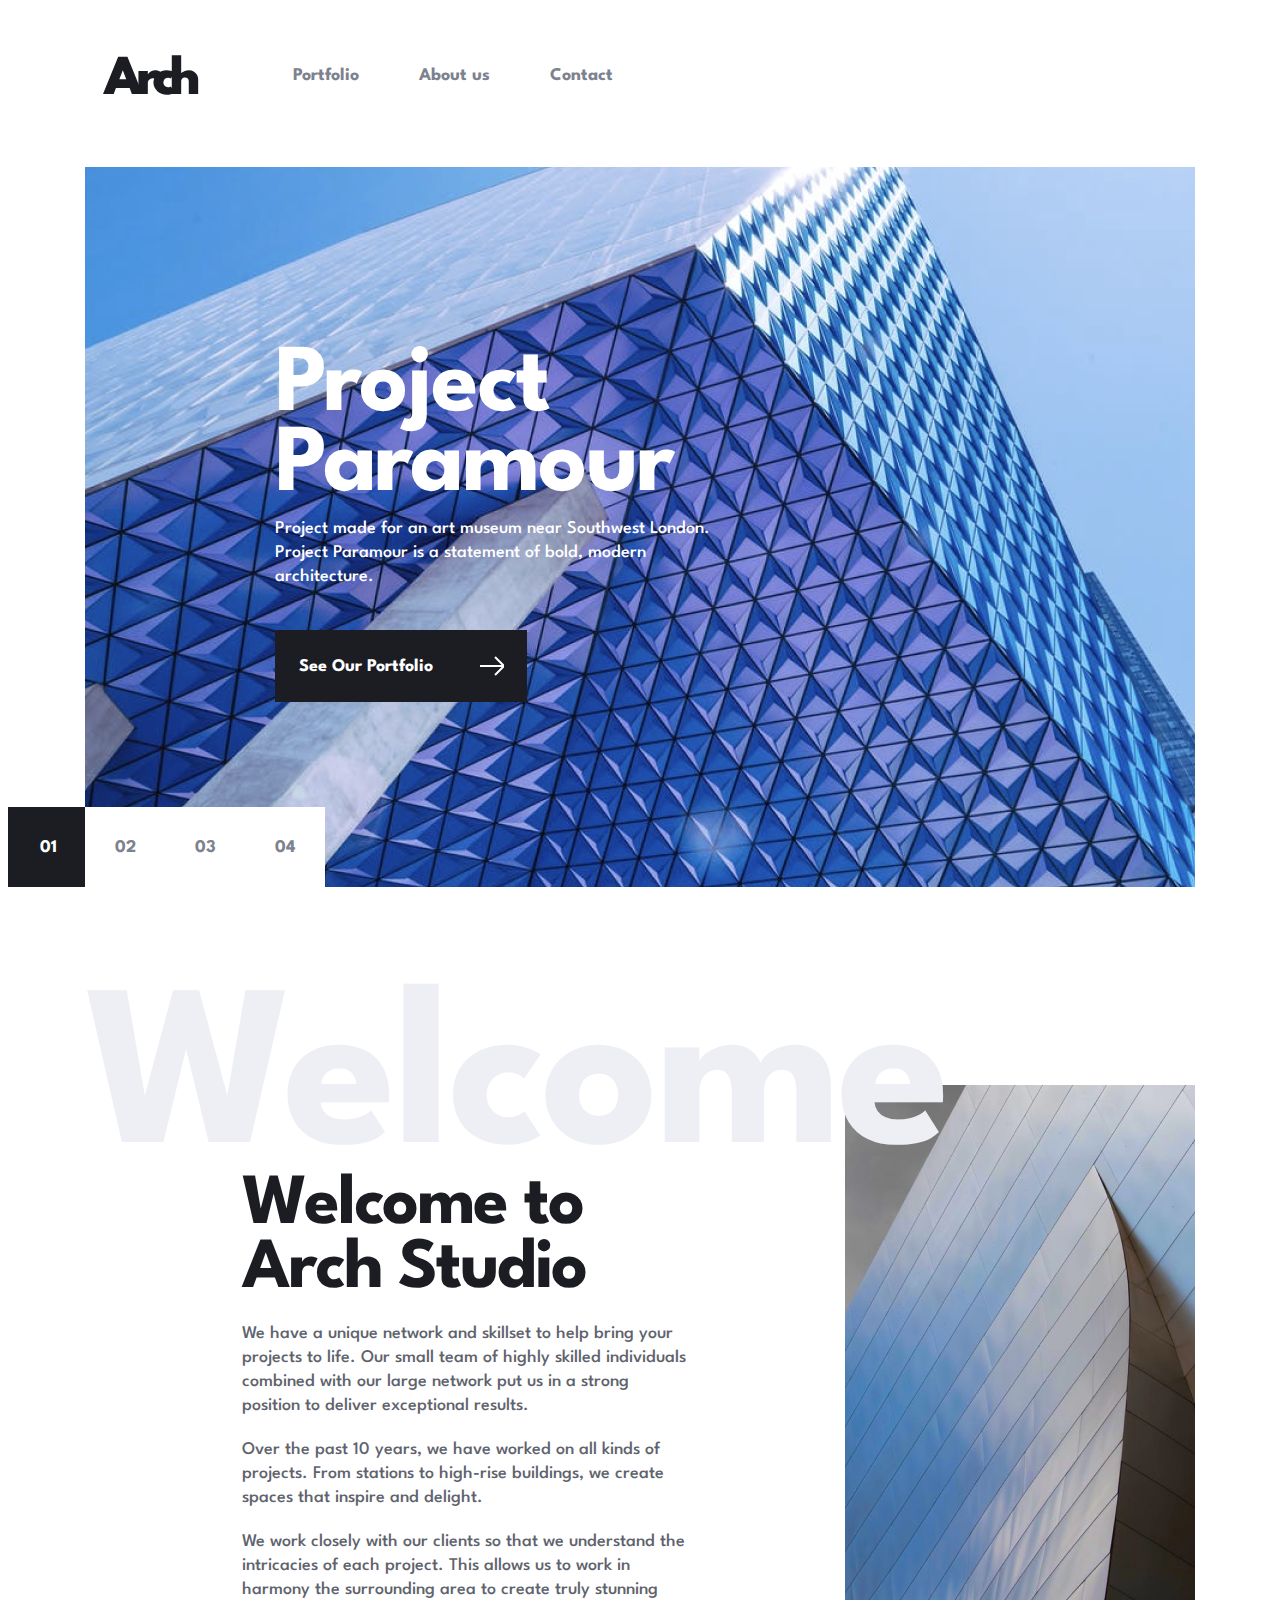
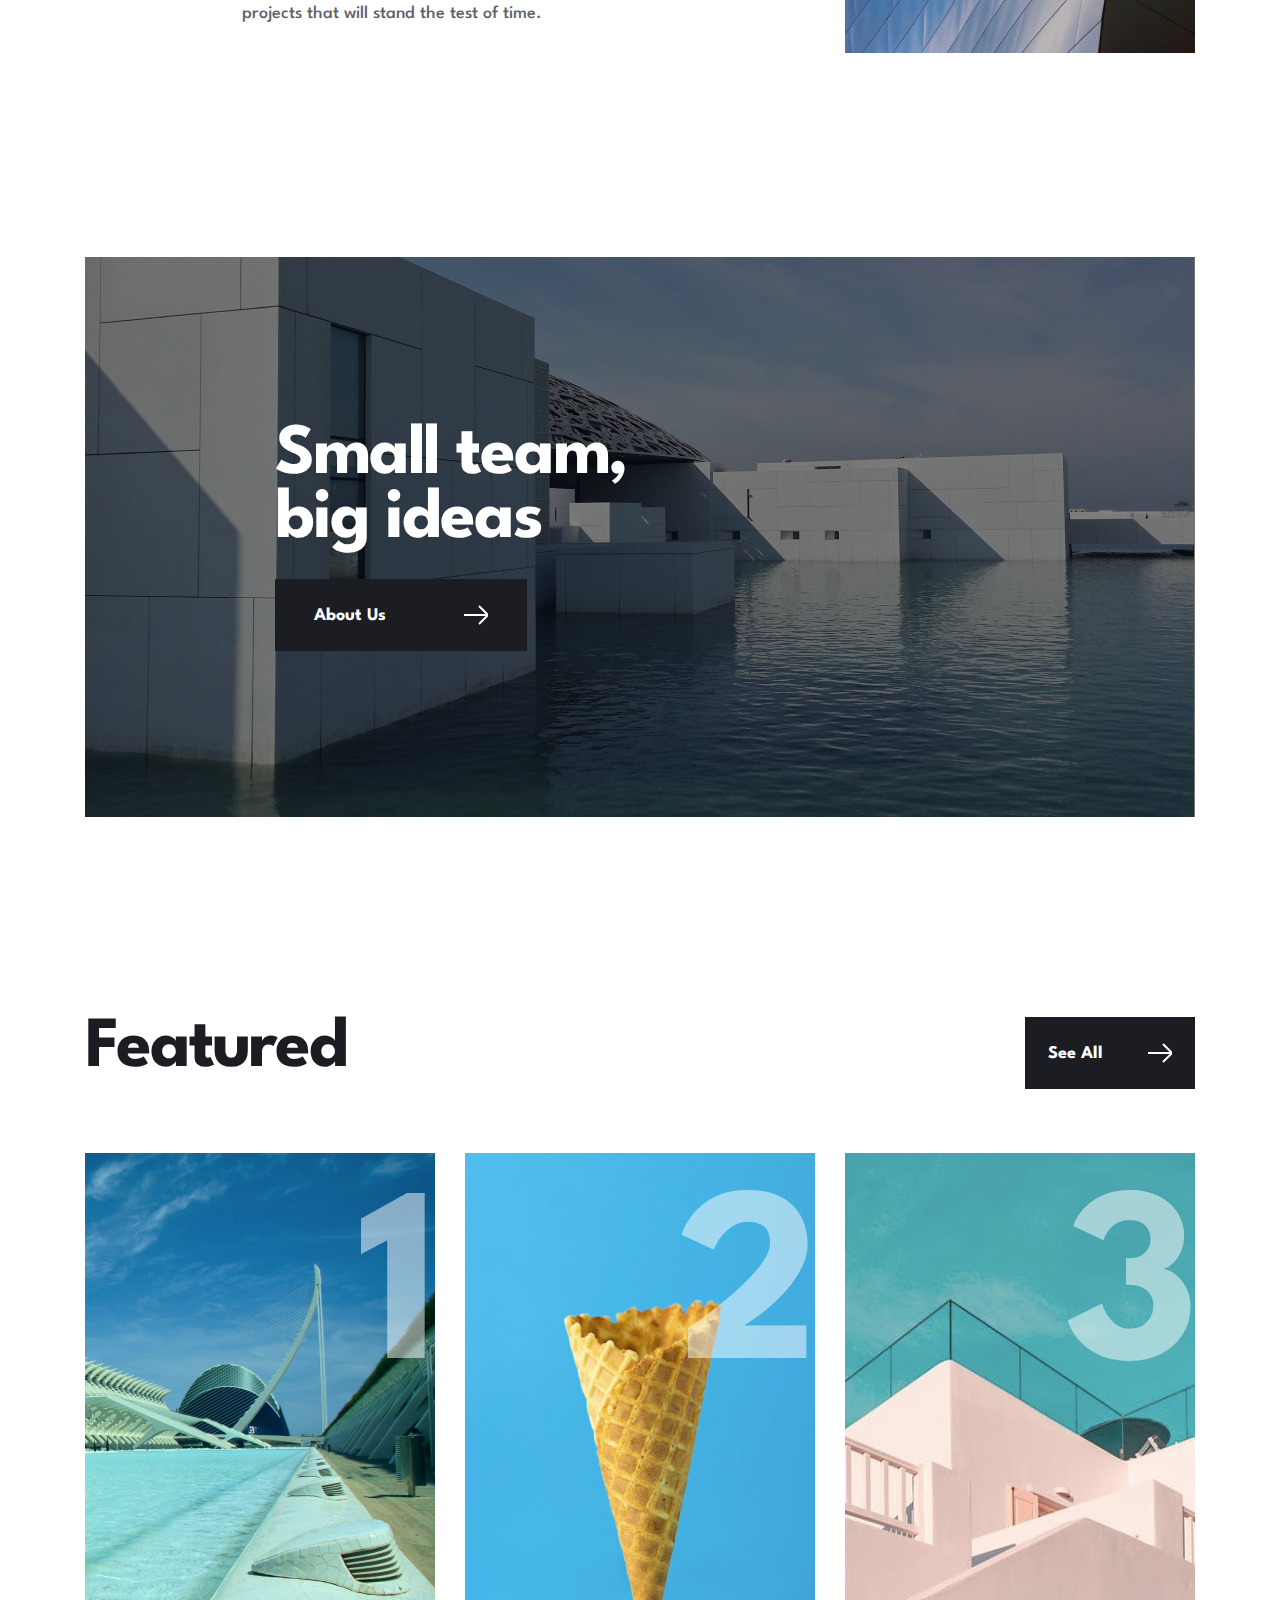
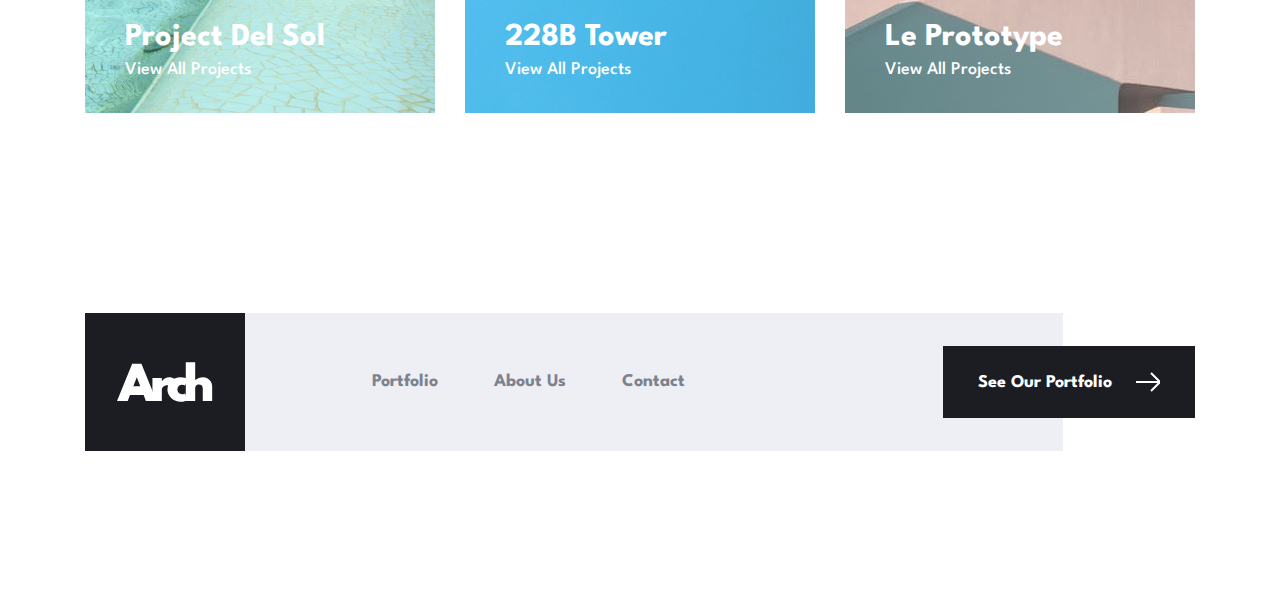
<file: index.html>
<!DOCTYPE html>
<html lang="en">
  <head>
    <meta charset="UTF-8" />
    <meta http-equiv="X-UA-Compatible" content="IE=edge" />
    <meta name="viewport" content="width=device-width, initial-scale=1.0" />
    <title>Document</title>
    <link rel="stylesheet" href="css/style.css" />
  </head>

  <div> 
  
    <div class="container">
    
      <div class="header">
        <div class="home_img">
          <img src="img/home img.png" alt="">
        </div>
        <div class="head_img">
          <img src="img/Arch .svg" alt="" />
        </div>
        <div class="head_min">
          <ul>
            <li><a href="./stories.html">Portfolio</a></li>
            <li><a href="/stories.html">About us</a></li>
            <li><a href="/stories.html">Contact</a></li>
          </ul>
        </div>
        <div class="three">
          <img src="img/three.svg" alt="" />
        </div>
      </div>
      <div class="big">
        <div class="big_0">
          <div class="big1">
            <h1>Project Paramour</h1>
            <p>
              Project made for an art museum near Southwest London. Project
              Paramour is a statement of bold, modern architecture.
            </p>
          </div>
          <div class="big2">
            <button>
              See Our Portfolio <img src="img/strelka.svg" alt="" />
            </button>
          </div>
        </div>

        <div class="button_big">
          <div class="big3">
            <button>01</button>
          </div>
          <div class="big4">
            <button>02</button>
            <button>03</button>
            <button>04</button>
          </div>
        </div>
      </div>
      <div class="promo">
        <div class="promo1">
          <div class="promo_min">
            <h1>Welcome</h1>
          </div>
          <div class="promo_min1">
            <h2>Welcome to Arch Studio</h2>
            <p>
              We have a unique network and skillset to help bring your projects
              to life. Our small team of highly skilled individuals combined
              with our large network put us in a strong position to deliver
              exceptional results.
            </p>
            <p>
              Over the past 10 years, we have worked on all kinds of projects.
              From stations to high-rise buildings, we create spaces that
              inspire and delight.
            </p>
            <p>
              We work closely with our clients so that we understand the
              intricacies of each project. This allows us to work in harmony the
              surrounding area to create truly stunning projects that will stand
              the test of time.
            </p>
          </div>
        </div>
        <div class="img">
          <img src="img/welcome img.png" alt="" />
        </div>
      </div>
      <div class="logo">
        <div class="logo1">
          <h2>Small team, big ideas</h2>
          <button>About Us <img src="img/strelka.svg" alt="" /></button>
        </div>
      </div>
      <div class="small">
        <h3>Featured</h3>
        <button class="see-all-1">See All <img src="img/strelka.svg" alt="" /></button>
      </div>
      <div class="info">
        <div class="info1">
          <div class="min">
            <h2>1</h2>
          </div>
          <div class="miin">
            <h3>Project Del Sol</h3>
            <h4>View All Projects</h4>
          </div>
        </div>
        <div class="info2">
          <div class="min">
            <h2>2</h2>
          </div>
          <div class="miin">
            <h3>228B Tower</h3>
            <h4>View All Projects</h4>
          </div>
        </div>
        <div class="info3">
          <div class="min">
            <h2>3</h2>
          </div>
          <div class="miin">
            <h3>Le Prototype</h3>
            <h4>View All Projects</h4>
          </div>
        </div>
      </div>
      <button class="see-all-2">See All <img src="img/strelka.svg" alt="" /></button>
    </div>
    <div class="footer">
        <div class="bg-grey">
            <div class="footer-nav">
                <div class="footer1">
                    <img src="img/Arch 2.svg" alt="" />
                </div>
                <ul class="footer2">
                    <li><a href="">Portfolio</a></li>
                    <li><a href="">About Us</a></li>
                    <li><a href="">Contact</a></li>
                </ul>
            </div>
        </div>
        <button class="footer3">
            <span>See Our Portfolio</span><img src="img/strelka.svg" alt="" />
        </button>
    </div>
  </body>
</html>
</file>
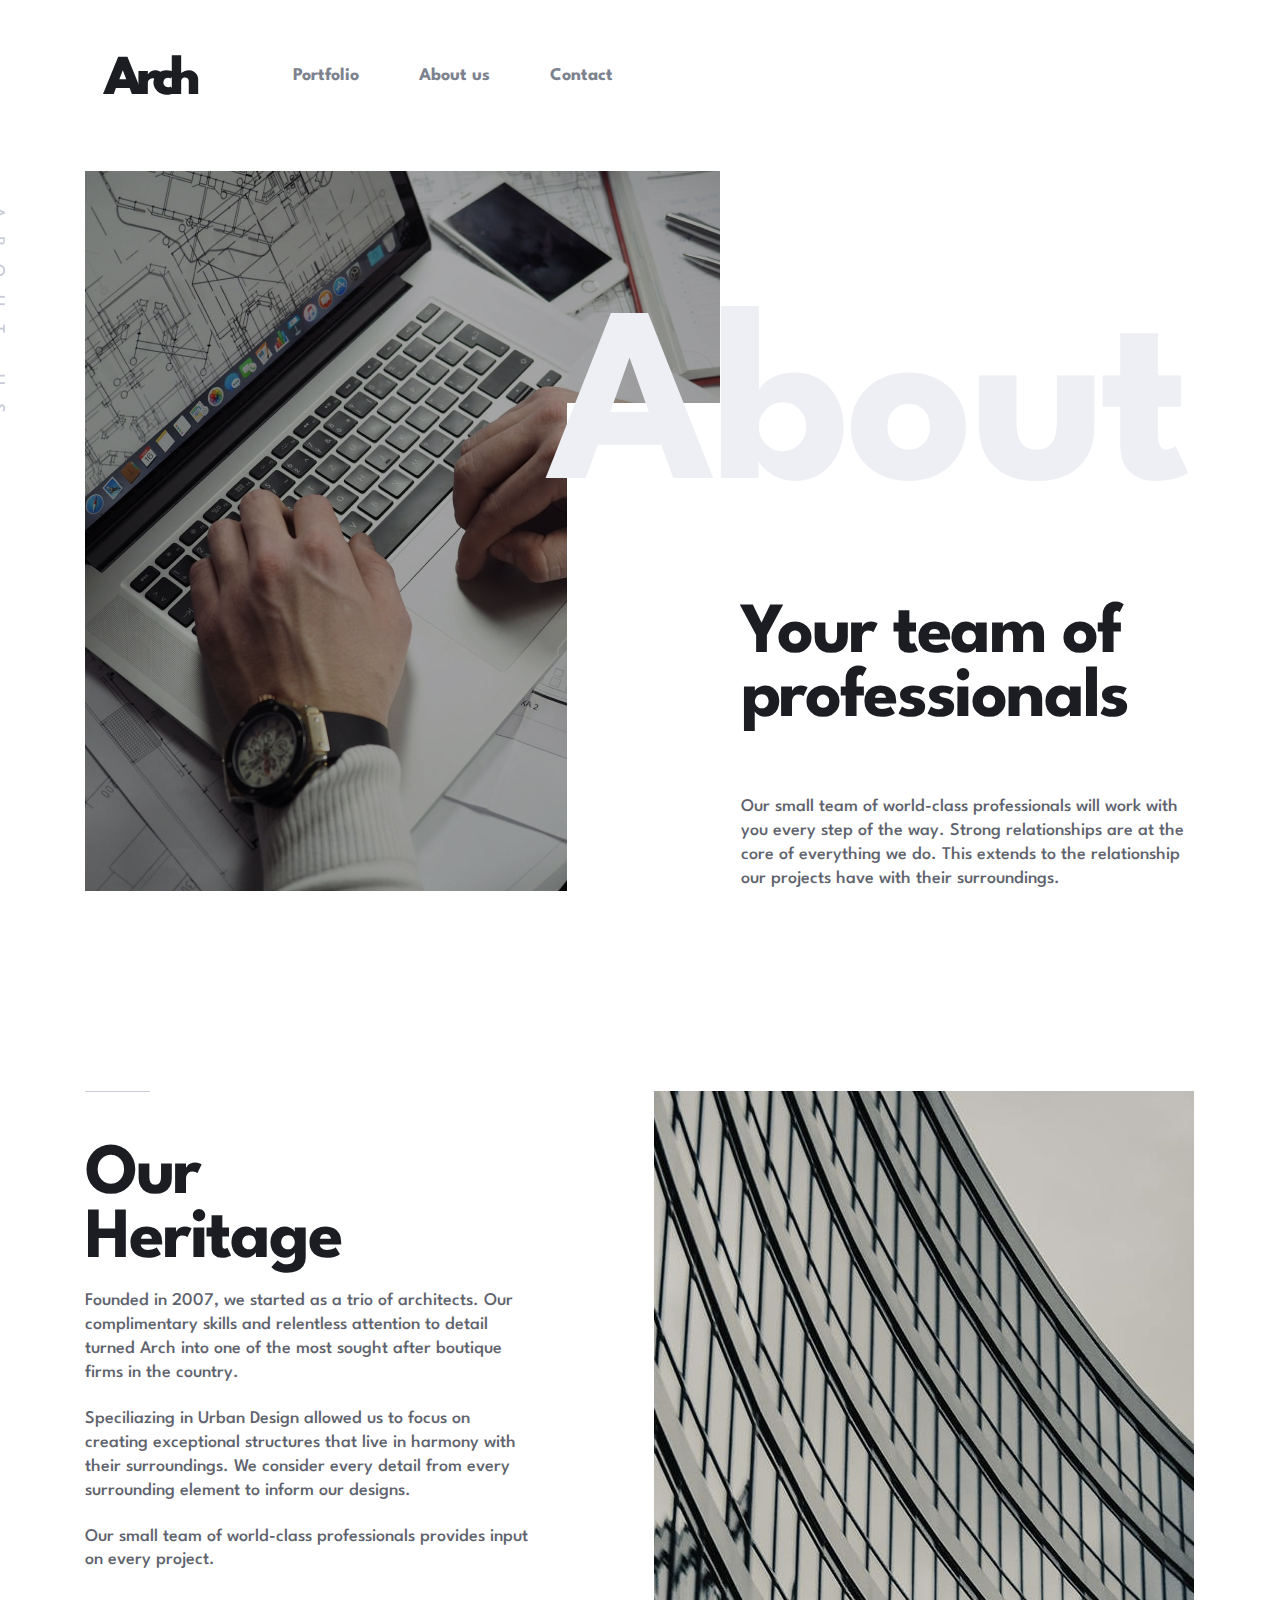
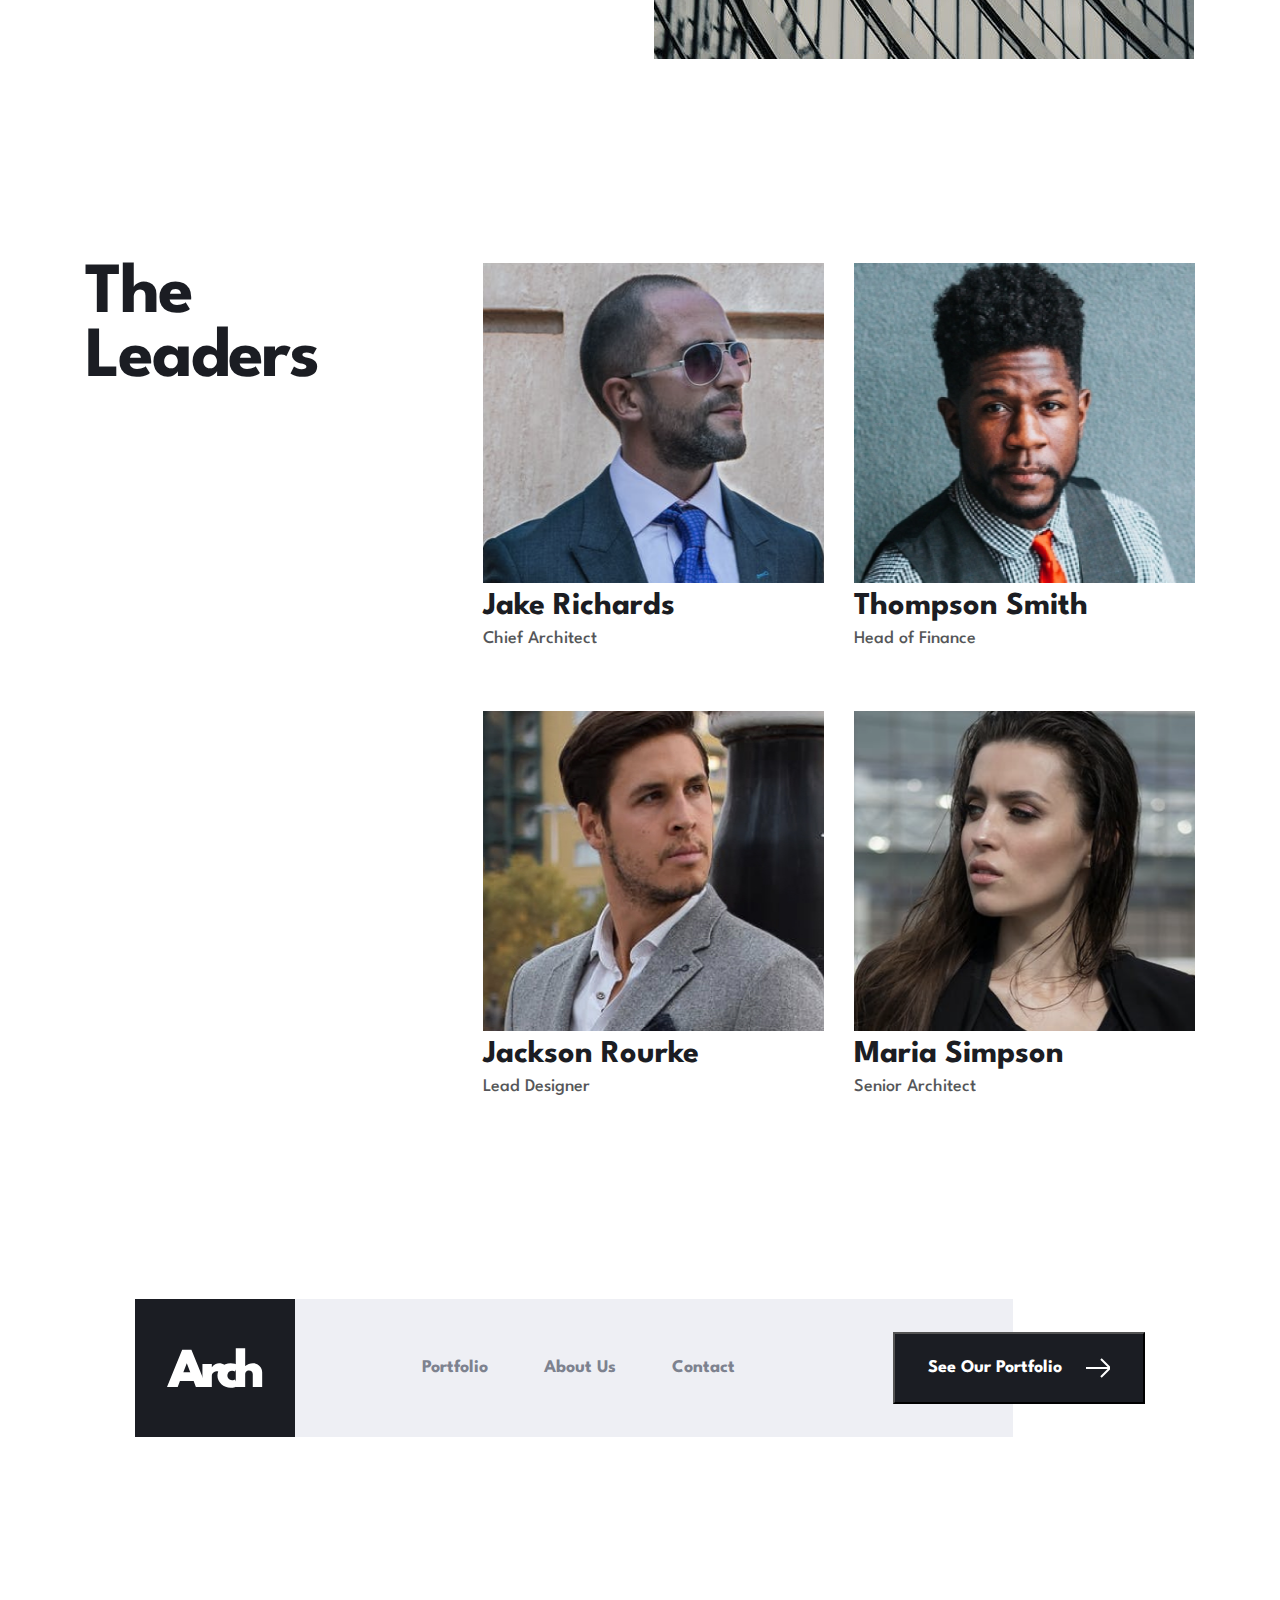
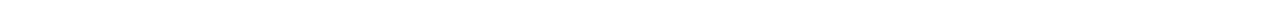
<file: stories.html>
<!DOCTYPE html>
<html lang="en">
<head>
    <meta charset="UTF-8">
    <meta http-equiv="X-UA-Compatible" content="IE=edge">
    <meta name="viewport" content="width=device-width, initial-scale=1.0">
    <title>Document</title>
    <link rel="stylesheet" href="css/stories.css">
</head>

 <body>
<div class="container">
    <div class="header">
        <div class="home_img1">
            <img src="img/about2.png" alt="">
          </div>
        <div class="head_img">
            <img src="img/Arch .svg" alt="">
        </div>
        <div class="head_min">
            <ul>
                <li><a href="">Portfolio</a></li>
                <li><a href="">About us</a></li>
                <li><a href="">Contact</a></li>
            </ul>
        </div>
        <div class="three">
            <img src="img/three.svg" alt="">
        </div>
    </div>
   <div class="big">
    <div class="bigger0">
       <div class="bigger1">

       </div> 
       <div class="run">
        <h1>About</h1>
        <div class="run_min">
         
            <h2>Your team of professionals</h2>
            <p>Our small team of world-class professionals will work with you every step of the way. Strong relationships are at the core of everything 
                we do. This extends to the relationship our projects have with their surroundings.</p>
        </div>
       </div>
       
    </div>
    <div class="bigger2">
       <div class="run_min1">
        <img src="img/Rectangle.png" alt="">
        <h2>Our 
            Heritage</h2>
            <p>Founded in 2007, we started as a trio of architects. Our complimentary skills and relentless attention to detail turned Arch into one of the most sought after boutique firms in the country.</p>
            <p>Speciliazing in Urban Design allowed us to focus on creating exceptional structures that live in harmony with their surroundings. We consider every detail from every surrounding element to inform our designs. </p>
            <p>Our small team of world-class professionals provides input on every project.</p>
       </div>
      <div class="look">
        <img src="img/mirror2.jpg" alt="">
      </div>
    </div>
    <div class="bigger3">
        <h2>The Leaders</h2>
        <div class="run_min2">
           <div class="image">
            <div class="line1">
                <img src="img/man.png" alt="">
                <h3>Jake Richards</h3>
                <p>Chief Architect</p>
            </div>
            <div class="line2">
                <img src="img/blackman2.jpg" alt="">
                <h3>Thompson Smith</h3>
                <p>Head of Finance</p>
            </div>
           </div>
           <div class="image2">
            <div class="line3">
                <img src="img/men1.jpg" alt="">
                <h3>Jackson Rourke</h3>
                <p>Lead Designer</p>
            </div>
            <div class="line4">
                <img src="img/woman.png" alt="">
                <h3>Maria Simpson</h3>
                <p>Senior Architect</p>
            </div>
           </div>
        </div>
    </div>
   </div>
    <div class="footer">
        <div class="bg-grey">
            <div class="footer-nav">
                <div class="footer1">
                    <img src="img/Arch 2.svg" alt="" />
                </div>
                <ul class="footer2">
                    <li><a href="">Portfolio</a></li>
                    <li><a href="">About Us</a></li>
                    <li><a href="">Contact</a></li>
                </ul>
            </div>
        </div>
        <button class="footer3">
            <span>See Our Portfolio</span><img src="img/strelka.svg" alt="" />
        </button>
    </div>
</div>
 </body>
</file>
<file: css/style.css>
@import url("https://fonts.googleapis.com/css2?family=Fraunces:opsz,wght@9..144,400;9..144,500&family=League+Spartan:wght@400;600&display=swap");
* {
  margin: 0;
  padding: 0;
  box-sizing: border-box;
}

.container {
  width: 100%;
  max-width: 1210px;
  margin: 0 auto;
  padding: 0px 50px;
  margin-top: -220px;
}

body {
  font-family: "League Spartan", sans-serif;
}

button {
  border: none;
  outline: none;
  cursor: pointer;
  line-height: 0;
}

.header {
  width: 100%;
  max-width: 1110px;
  margin-top: 55px;
  display: flex;
  transform: translatey(220px);
  margin-left: -100px;
  gap: 94px;
}
.header .home_img {
  transform: translatex(-5px);
}
.header .head_img img {
  width: 100%;
  max-width: 96px;
  height: 40px;
}
.header .head_min {
  display: flex;
  justify-content: center;
  height: 40px;
  align-items: center;
}
.header .head_min ul {
  display: flex;
  gap: 60px;
  color: #7D828F;
  list-style: none;
  font-family: "League Spartan";
  font-size: 18px;
  font-style: normal;
  font-weight: 700;
  line-height: 25px;
}
.header .head_min ul li a {
  color: #7D828F;
  text-decoration: none;
  font-family: "League Spartan";
  font-size: 18px;
  font-style: normal;
  font-weight: 700;
  line-height: 25px;
}
.header .head_min ul li a:hover {
  color: black;
}
.header .head_min ul:hover {
  color: black;
}
.header .three {
  display: none;
}

.big {
  background-image: url(../img/Object.png);
  background-repeat: no-repeat;
  background-size: cover;
  width: 100%;
  max-width: 1110px;
  height: 720px;
  display: flex;
  flex-direction: column;
  justify-content: center;
  margin-top: 56px;
}
.big .big_0 {
  margin-top: 180px;
  margin-left: 190px;
  display: flex;
  flex-direction: column;
  gap: 41px;
}
.big .big_0 .big1 {
  display: flex;
  flex-direction: column;
  gap: 10px;
}
.big .big_0 .big1 h1 {
  width: 100%;
  max-width: 544px;
  color: #FFF;
  font-family: "League Spartan";
  font-size: 96px;
  font-style: normal;
  font-weight: 700;
  line-height: 80px;
  /* 83.333% */
  letter-spacing: -2px;
}
.big .big_0 .big1 p {
  width: 100%;
  max-width: 445px;
  color: #FFF;
  font-family: "League Spartan";
  font-size: 18px;
  font-style: normal;
  font-weight: 500;
  line-height: 24px;
}
.big .big_0 .big2 button {
  background-color: #1b1d23;
  font-family: "League Spartan";
  font-size: 18px;
  font-weight: 700;
  line-height: 25px;
  width: 252px;
  height: 72px;
  display: flex;
  justify-content: space-around;
  align-items: center;
  color: #fff;
}
.big .big_0 .big2 button:hover {
  background-color: #60636D;
}
.big .button_big {
  display: flex;
  align-items: flex-start;
  margin-top: 105px;
}
.big .big3 {
  display: flex;
  align-items: flex-start;
  transform: translateX(-77px);
}
.big .big3 button {
  width: 80px;
  height: 80px;
  color: #ffffff;
  background-color: #1b1d23;
  text-align: center;
  font-family: "League Spartan";
  font-size: 18px;
  font-style: normal;
  font-weight: 700;
  line-height: 25px;
  border: none;
}
.big .big4 {
  transform: translatex(-80px);
  display: flex;
}
.big .big4 button {
  width: 80px;
  height: 80px;
  color: #7d828f;
  border: none;
  text-align: center;
  font-family: "League Spartan";
  font-size: 18px;
  font-weight: 700;
  line-height: 25px;
  background: #fff;
}

.promo {
  display: flex;
  margin-top: 108px;
  width: 100%;
  max-width: 1110px;
}
.promo .promo1 {
  position: relative;
  display: flex;
  justify-content: flex-end;
  flex-direction: column;
  align-items: center;
  width: 100%;
  max-width: 940px;
}
.promo .promo1 h1 {
  position: absolute;
  top: 0;
  left: 0;
  width: 100%;
  max-width: 940px;
  font-family: "League Spartan", sans-serif;
  font-weight: 700;
  font-size: 230px;
  line-height: 80%;
  letter-spacing: -0.02em;
  color: #eeeff4;
}
.promo .promo1 .promo_min1 {
  display: flex;
  flex-direction: column;
  gap: 20px;
  width: 100%;
  max-width: 446px;
  height: 483px;
}
.promo .promo1 .promo_min1 h2 {
  font-weight: 700;
  font-size: 72px;
  line-height: 89%;
  letter-spacing: -0.03em;
  color: #1b1d23;
}
.promo .promo1 .promo_min1 p {
  font-weight: 500;
  font-size: 18px;
  line-height: 133%;
  color: #60636d;
}
.promo .img {
  margin-top: 90px;
  width: 100%;
  max-width: 350px;
}

.logo {
  background-image: url(../img/Bitmap.png);
  background-repeat: no-repeat;
  background-size: cover;
  width: 100%;
  max-width: 1110px;
  height: 560px;
  margin-top: 200px;
}
.logo .logo1 {
  display: flex;
  flex-direction: column;
  gap: 27px;
  width: 100%;
  max-width: 545px;
  height: 225px;
  padding: 167px 0px 0px 190px;
}
.logo h2 {
  font-weight: 700;
  font-size: 72px;
  line-height: 89%;
  letter-spacing: -0.03em;
  color: #fff;
}
.logo button {
  color: #FFF;
  font-family: "League Spartan";
  font-size: 18px;
  font-style: normal;
  font-weight: 700;
  line-height: 25px;
  width: 252px;
  height: 72px;
  flex-shrink: 0;
  display: flex;
  justify-content: space-around;
  align-items: center;
  background: #1B1D23;
}
.logo button:hover {
  background-color: #60636D;
}

.small {
  display: flex;
  justify-content: space-between;
  width: 100%;
  max-width: 1110px;
  margin-top: 200px;
}
.small h3 {
  font-weight: 700;
  font-size: 72px;
  line-height: 89%;
  letter-spacing: -0.03em;
  color: #1b1d23;
}
.small button {
  color: #FFF;
  font-family: "League Spartan";
  font-size: 18px;
  font-style: normal;
  font-weight: 700;
  line-height: 25px;
  width: 170px;
  height: 72px;
  flex-shrink: 0;
  display: flex;
  justify-content: space-around;
  align-items: center;
  background: #1B1D23;
}
.small button:hover {
  background-color: #60636D;
}

.info {
  display: flex;
  justify-content: space-between;
  margin-top: 64px;
  width: 100%;
  max-width: 1110px;
}
.info h2 {
  margin-top: 45px;
  font-weight: 700;
  font-size: 250px;
  line-height: 80%;
  letter-spacing: -0.02em;
  text-align: right;
  color: #fff;
  opacity: 0.5;
}
.info h3 {
  font-weight: 700;
  font-size: 32px;
  line-height: 125%;
  color: #fff;
}
.info h4 {
  font-weight: 500;
  font-size: 18px;
  line-height: 133%;
  color: #fff;
}
.info .little {
  display: none;
}
.info .miin {
  padding: 220px 0px 40px 40px;
  width: 100%;
  max-width: 250px;
  height: 64px;
}
.info .info1 {
  background-image: url(../img/Bitmap\ \(1\).png);
  width: 100%;
  max-width: 350px;
  height: 560px;
}
.info .info2 {
  background-image: url(../img/Bitmap\ \(2\).png);
  width: 100%;
  max-width: 350px;
  height: 560px;
}
.info .info3 {
  background-image: url(../img/Bitmap\ \(3\).png);
  width: 100%;
  max-width: 350px;
  height: 560px;
}

.see-all-2 {
  display: none;
  color: #FFF;
  font-family: "League Spartan";
  font-size: 18px;
  font-style: normal;
  font-weight: 700;
  line-height: 25px;
  width: 100%;
  height: 72px;
  flex-shrink: 0;
  justify-content: center;
  align-items: center;
  gap: 24px;
  background: #1B1D23;
  margin-top: 24px;
}

.footer {
  width: 100%;
  max-width: 1210px;
  margin: 200px auto 0;
  padding: 0 50px;
  display: flex;
  align-items: center;
}
.footer .bg-grey {
  display: flex;
  align-items: center;
  justify-content: space-between;
  gap: 10px;
  width: 100%;
  max-width: 984px;
  background: #EEEFF4;
  margin-right: -120px;
  padding-right: 140px;
}
.footer .bg-grey .footer-nav {
  width: 100%;
  max-width: 600px;
  display: flex;
  align-items: center;
  justify-content: space-between;
}
.footer .bg-grey .footer-nav .footer1 {
  padding: 49px 32px;
  background: #1b1d23;
  display: flex;
  justify-content: center;
  align-items: center;
}
.footer .bg-grey .footer-nav .footer1 img {
  width: 100%;
  max-width: 96px;
  height: 40px;
}
.footer .bg-grey .footer-nav .footer2 {
  width: 100%;
  max-width: 313px;
  display: flex;
  justify-content: space-between;
  align-items: center;
  gap: 10px;
}
.footer .bg-grey .footer-nav .footer2 li {
  font-weight: 700;
  font-size: 18px;
  line-height: 139%;
  color: #7d828f;
  text-decoration: none;
  list-style: none;
}
.footer .bg-grey .footer-nav .footer2 li a {
  text-decoration: none;
  list-style: none;
  font-weight: 700;
  font-size: 18px;
  line-height: 139%;
  color: #7d828f;
}
.footer .bg-grey .footer-nav .footer2 li a:hover {
  color: #000;
}
.footer .bg-grey .footer-nav .footer2 li:hover {
  color: #000;
}
.footer .footer3 {
  display: flex;
  justify-content: center;
  align-items: center;
  -moz-column-gap: 24px;
       column-gap: 24px;
  color: #FFF;
  font-family: "League Spartan";
  font-size: 18px;
  font-weight: 700;
  line-height: 25px;
  width: 100%;
  max-width: 252px;
  height: 72px;
  background: #1B1D23;
}
.footer button:hover {
  background-color: #60636D;
}

@media (max-width: 850px) {
  .container {
    max-width: 615px;
    padding: 0 20px;
  }
  .big .big_0 {
    margin-left: -5px;
    padding: 30px;
  }
  .big .button_big {
    display: none;
  }
  .promo .img {
    display: none;
  }
  .promo .promo_min h1 {
    position: relative;
    font-size: 120px;
    line-height: 167%;
    letter-spacing: -0.03em;
  }
  .logo {
    width: 100%;
    max-width: 573px;
    height: 560px;
  }
  .logo .logo1 {
    margin-left: -150px;
  }
  .info {
    flex-direction: column;
    align-items: center;
    gap: 24px;
  }
  .info .info1 {
    display: flex;
    flex-direction: column-reverse;
    background-image: url(../img/street1.png);
    max-width: 573px;
    height: 240px;
  }
  .info .info1 .miin h3 {
    margin-top: 200px;
  }
  .info .info2 {
    display: flex;
    flex-direction: column-reverse;
    background-image: url(../img/street2.png);
    max-width: 573px;
    height: 240px;
  }
  .info .info2 .miin h3 {
    margin-top: 200px;
  }
  .info .info3 {
    display: flex;
    flex-direction: column-reverse;
    background-image: url(../img/street3.png);
    max-width: 573px;
    height: 240px;
  }
  .info .info3 .miin h3 {
    margin-top: 200px;
  }
  .footer {
    flex-grow: 1;
    margin: 200px 0 0;
    padding: 0;
  }
  .footer .bg-grey {
    max-width: 612px;
    gap: 40px;
  }
  .footer .bg-grey .footer-nav {
    gap: 40px;
  }
  .footer .bg-grey .footer-nav .footer1 {
    max-width: 120px;
    height: 120px;
  }
  .footer .bg-grey .footer-nav .footer1 img {
    width: 58px;
    height: 24px;
  }
}
@media (max-width: 522px) {
  .header {
    display: flex;
    justify-content: space-between;
  }
  .header .head_min {
    display: none;
  }
  .header .head_min ul {
    display: none;
  }
  .header .head_min ul li {
    display: none;
  }
  .header .head_min ul li a {
    display: none;
  }
  .header .three {
    display: block;
  }
  .big .big_0 .big1 h1 {
    max-width: 311px;
    font-weight: 700;
    font-size: 48px;
    line-height: 100%;
    letter-spacing: -0.03em;
    color: #fff;
  }
  .info .info1 .min h2 {
    display: none;
  }
  .info .info1 .miin h3 {
    margin-top: -43px;
  }
  .info .info2 {
    display: flex;
    flex-direction: column-reverse;
    background-image: url(../img/street2.png);
    max-width: 573px;
    height: 240px;
  }
  .info .info2 .min h2 {
    display: none;
  }
  .info .info2 .miin h3 {
    margin-top: -43px;
  }
  .info .info3 {
    display: flex;
    flex-direction: column-reverse;
    background-image: url(../img/street3.png);
    max-width: 573px;
    height: 240px;
  }
  .info .info3 .min h2 {
    display: none;
  }
  .info .info3 .miin h3 {
    margin-top: -43px;
  }
  .small {
    display: flex;
    flex-direction: column;
  }
  .small button {
    display: none;
  }
  .see-all-2 {
    display: flex;
  }
  .promo .promo_min {
    display: none;
  }
  .footer {
    flex-direction: column;
    margin-top: 255;
  }
  .footer .bg-grey {
    flex-direction: column;
    margin-right: 0;
    padding: 0;
  }
  .footer .bg-grey .footer-nav {
    max-width: 600px;
    flex-direction: column;
    gap: 0;
    margin-bottom: 151px;
  }
  .footer .bg-grey .footer-nav .footer1 {
    transform: translateY(-55px);
  }
  .footer .bg-grey .footer-nav .footer2 {
    flex-direction: column;
    gap: 32px;
  }
  .footer .footer3 {
    margin: -121px auto 48px;
  }
}/*# sourceMappingURL=style.css.map */
</file>
<file: css/stories.css>
@import url("https://fonts.googleapis.com/css2?family=Fraunces:opsz,wght@9..144,400;9..144,500&family=League+Spartan:wght@400;600&display=swap");
* {
  margin: 0;
  padding: 0;
  box-sizing: border-box;
}

.container {
  width: 100%;
  max-width: 1210px;
  margin: 0 auto;
  padding: 0 50px;
  font-family: "League Spartan", sans-serif;
  margin-top: -220px;
}

body {
  font-family: "League Spartan", sans-serif;
}

.header {
  width: 100%;
  max-width: 1110px;
  margin-top: 55px;
  display: flex;
  transform: translatey(220px);
  margin-left: -100px;
  gap: 94px;
  margin-bottom: -100px;
}
.header .home_img {
  transform: translatex(-5px);
}
.header .head_img img {
  width: 100%;
  max-width: 96px;
  height: 40px;
}
.header .head_min {
  display: flex;
  justify-content: center;
  height: 40px;
  align-items: center;
}
.header .head_min ul {
  display: flex;
  gap: 60px;
  color: #7D828F;
  list-style: none;
  font-family: "League Spartan";
  font-size: 18px;
  font-style: normal;
  font-weight: 700;
  line-height: 25px;
}
.header .head_min ul li a {
  color: #7D828F;
  text-decoration: none;
  font-family: "League Spartan";
  font-size: 18px;
  font-style: normal;
  font-weight: 700;
  line-height: 25px;
}
.header .head_min ul li a:hover {
  color: black;
}
.header .head_min ul:hover {
  color: black;
}
.header .three {
  display: none;
}

.big {
  background-repeat: no-repeat;
  background-size: cover;
  width: 100%;
  max-width: 1110px;
  display: flex;
  flex-direction: column;
  justify-content: center;
  margin-top: 56px;
}
.big .bigger0 {
  display: flex;
  justify-content: end;
  align-items: end;
  background-repeat: no-repeat;
  background-image: url(../img/noutbukman.jpg);
  background-color: #FFF;
  height: 720px;
  width: 100%;
}
.big .bigger0 .run {
  width: 100%;
  max-width: 793px;
  background-color: #FFF;
  margin-right: -165px;
}
.big .bigger0 .run h1 {
  width: 100%;
  max-width: 645px;
  height: 200px;
  font-family: var(--font-family);
  font-weight: 700;
  font-size: 250px;
  line-height: 80%;
  letter-spacing: -0.02em;
  color: #eeeff4;
  transform: translatey(-85px);
  margin-left: -20px;
}
.big .bigger0 .run .run_min {
  display: flex;
  justify-content: center;
  align-items: center;
  flex-direction: column;
  gap: 54px;
  margin: 0 auto;
}
.big .bigger0 .run .run_min h2 {
  width: 446px;
  height: 138px;
  font-family: var(--font-family);
  font-weight: 700;
  font-size: 72px;
  line-height: 89%;
  letter-spacing: -0.03em;
  color: #1b1d23;
}
.big .bigger0 .run .run_min p {
  width: 445px;
  height: 96px;
  font-family: var(--font-family);
  font-weight: 500;
  font-size: 18px;
  line-height: 133%;
  color: #60636d;
}
.big .bigger2 {
  width: 100%;
  max-width: 1110px;
  display: flex;
  gap: 124px;
  margin-top: 200px;
}
.big .bigger2 img {
  width: 100%;
  max-width: 540px;
  height: 568px;
}
.big .bigger2 .run_min1 {
  display: flex;
  flex-direction: column;
  gap: 22px;
}
.big .bigger2 .run_min1 img {
  width: 65px;
  height: 1px;
}
.big .bigger2 h2 {
  margin-top: 30px;
  width: 100%;
  max-width: 346px;
  height: 123px;
  font-family: var(--font-family);
  font-weight: 700;
  font-size: 72px;
  line-height: 89%;
  letter-spacing: -0.03em;
  color: #1b1d23;
}
.big .bigger2 p {
  width: 100%;
  max-width: 445px;
  font-family: var(--font-family);
  font-weight: 500;
  font-size: 18px;
  line-height: 133%;
  color: #60636d;
}
.big .bigger3 {
  display: flex;
  margin-top: 200px;
  gap: 50px;
}
.big .bigger3 img {
  width: 100%;
  max-width: 350px;
  height: 320px;
}
.big .bigger3 h2 {
  font-family: var(--font-family);
  font-weight: 700;
  font-size: 72px;
  line-height: 89%;
  letter-spacing: -0.03em;
  color: #1b1d23;
}
.big .bigger3 h3 {
  font-family: var(--font-family);
  font-weight: 700;
  font-size: 32px;
  line-height: 125%;
  color: #1b1d23;
}
.big .bigger3 p {
  font-family: var(--font-family);
  font-weight: 500;
  font-size: 18px;
  line-height: 133%;
  color: #1b1d23;
  opacity: 0.75;
}
.big .bigger3 .run_min2 {
  display: flex;
  flex-direction: column;
  gap: 60px;
}
.big .bigger3 .run_min2 .image {
  display: flex;
  gap: 30px;
}
.big .bigger3 .run_min2 .image2 {
  display: flex;
  gap: 30px;
}

.footer {
  width: 100%;
  max-width: 1210px;
  margin: 200px auto 0;
  padding: 0 50px;
  display: flex;
  align-items: center;
}
.footer .bg-grey {
  display: flex;
  align-items: center;
  justify-content: space-between;
  gap: 10px;
  width: 100%;
  max-width: 984px;
  background: #EEEFF4;
  margin-right: -120px;
  padding-right: 140px;
}
.footer .bg-grey .footer-nav {
  width: 100%;
  max-width: 600px;
  display: flex;
  align-items: center;
  justify-content: space-between;
}
.footer .bg-grey .footer-nav .footer1 {
  padding: 49px 32px;
  background: #1b1d23;
  display: flex;
  justify-content: center;
  align-items: center;
}
.footer .bg-grey .footer-nav .footer1 img {
  width: 100%;
  max-width: 96px;
  height: 40px;
}
.footer .bg-grey .footer-nav .footer2 {
  width: 100%;
  max-width: 313px;
  display: flex;
  justify-content: space-between;
  align-items: center;
  gap: 10px;
}
.footer .bg-grey .footer-nav .footer2 li {
  font-weight: 700;
  font-size: 18px;
  line-height: 139%;
  color: #7d828f;
  text-decoration: none;
  list-style: none;
}
.footer .bg-grey .footer-nav .footer2 li a {
  text-decoration: none;
  list-style: none;
  font-weight: 700;
  font-size: 18px;
  line-height: 139%;
  color: #7d828f;
}
.footer .bg-grey .footer-nav .footer2 li a:hover {
  color: #000;
}
.footer .bg-grey .footer-nav .footer2 li:hover {
  color: #000;
}
.footer .footer3 {
  display: flex;
  justify-content: center;
  align-items: center;
  -moz-column-gap: 24px;
       column-gap: 24px;
  color: #FFF;
  font-family: "League Spartan";
  font-size: 18px;
  font-weight: 700;
  line-height: 25px;
  width: 100%;
  max-width: 252px;
  height: 72px;
  background: #1B1D23;
}
.footer button:hover {
  background-color: #60636D;
}

@media (max-width: 850px) {
  .container {
    max-width: 615px;
    padding: 0 20px;
  }
  .header {
    margin-left: 17px;
    display: flex;
    justify-content: space-between;
  }
  .header .home_img1 {
    display: none;
  }
  .header .home_img1 img {
    display: none;
  }
  .header .head_img img {
    max-width: 77px;
    height: 32px;
  }
  .header .head_min {
    display: none;
  }
  .header .head_min ul {
    display: none;
  }
  .header .head_min ul li {
    display: none;
  }
  .header .head_min ul li a {
    display: none;
  }
  .header .three {
    display: block;
  }
  .big {
    margin-top: 350px;
  }
  .big .run h1 {
    width: 390px;
    height: 200px;
    font-size: 120px;
  }
  .big .bigger2 .look {
    display: none;
  }
  .big .bigger2 .look img {
    display: none;
  }
  .big .bigger2 .run_min1 p {
    width: 100%;
    max-width: 683px;
    font-family: var(--font-family);
    font-weight: 500;
    font-size: 19px;
    line-height: 133%;
    color: #60636d;
  }
  .big .bigger3 {
    flex-direction: column;
  }
  .footer {
    flex-grow: 1;
    margin: 200px 0 0;
    padding: 0;
  }
  .footer .bg-grey {
    max-width: 612px;
    gap: 40px;
  }
  .footer .bg-grey .footer-nav {
    gap: 40px;
  }
  .footer .bg-grey .footer-nav .footer1 {
    max-width: 120px;
    height: 120px;
  }
  .footer .bg-grey .footer-nav .footer1 img {
    width: 58px;
    height: 24px;
  }
}
@media (max-width: 535px) {
  .header {
    display: flex;
    justify-content: space-between;
  }
  .header .head_img img {
    max-width: 77px;
    height: 32px;
  }
  .header .head_min {
    display: none;
  }
  .header .head_min ul {
    display: none;
  }
  .header .head_min ul li {
    display: none;
  }
  .header .head_min ul li a {
    display: none;
  }
  .header .three {
    display: block;
  }
  .run_min2 .image {
    display: flex;
    flex-direction: column;
  }
  .run_min2 .image2 {
    display: flex;
    flex-direction: column;
  }
  .run {
    margin-bottom: -30px;
  }
  .run h1 {
    display: none;
  }
  .run .run_min {
    width: 320px;
  }
  .run .run_min h2 {
    width: 311px;
    height: 102px;
    font-size: 48px;
  }
  .footer {
    flex-direction: column;
    margin-top: 255;
  }
  .footer .bg-grey {
    flex-direction: column;
    margin-right: 0;
    padding: 0;
  }
  .footer .bg-grey .footer-nav {
    max-width: 600px;
    flex-direction: column;
    gap: 0;
    margin-bottom: 151px;
  }
  .footer .bg-grey .footer-nav .footer1 {
    transform: translateY(-55px);
  }
  .footer .bg-grey .footer-nav .footer2 {
    flex-direction: column;
    gap: 32px;
  }
  .footer .footer3 {
    margin: -121px auto 48px;
  }
}/*# sourceMappingURL=stories.css.map */
</file>
